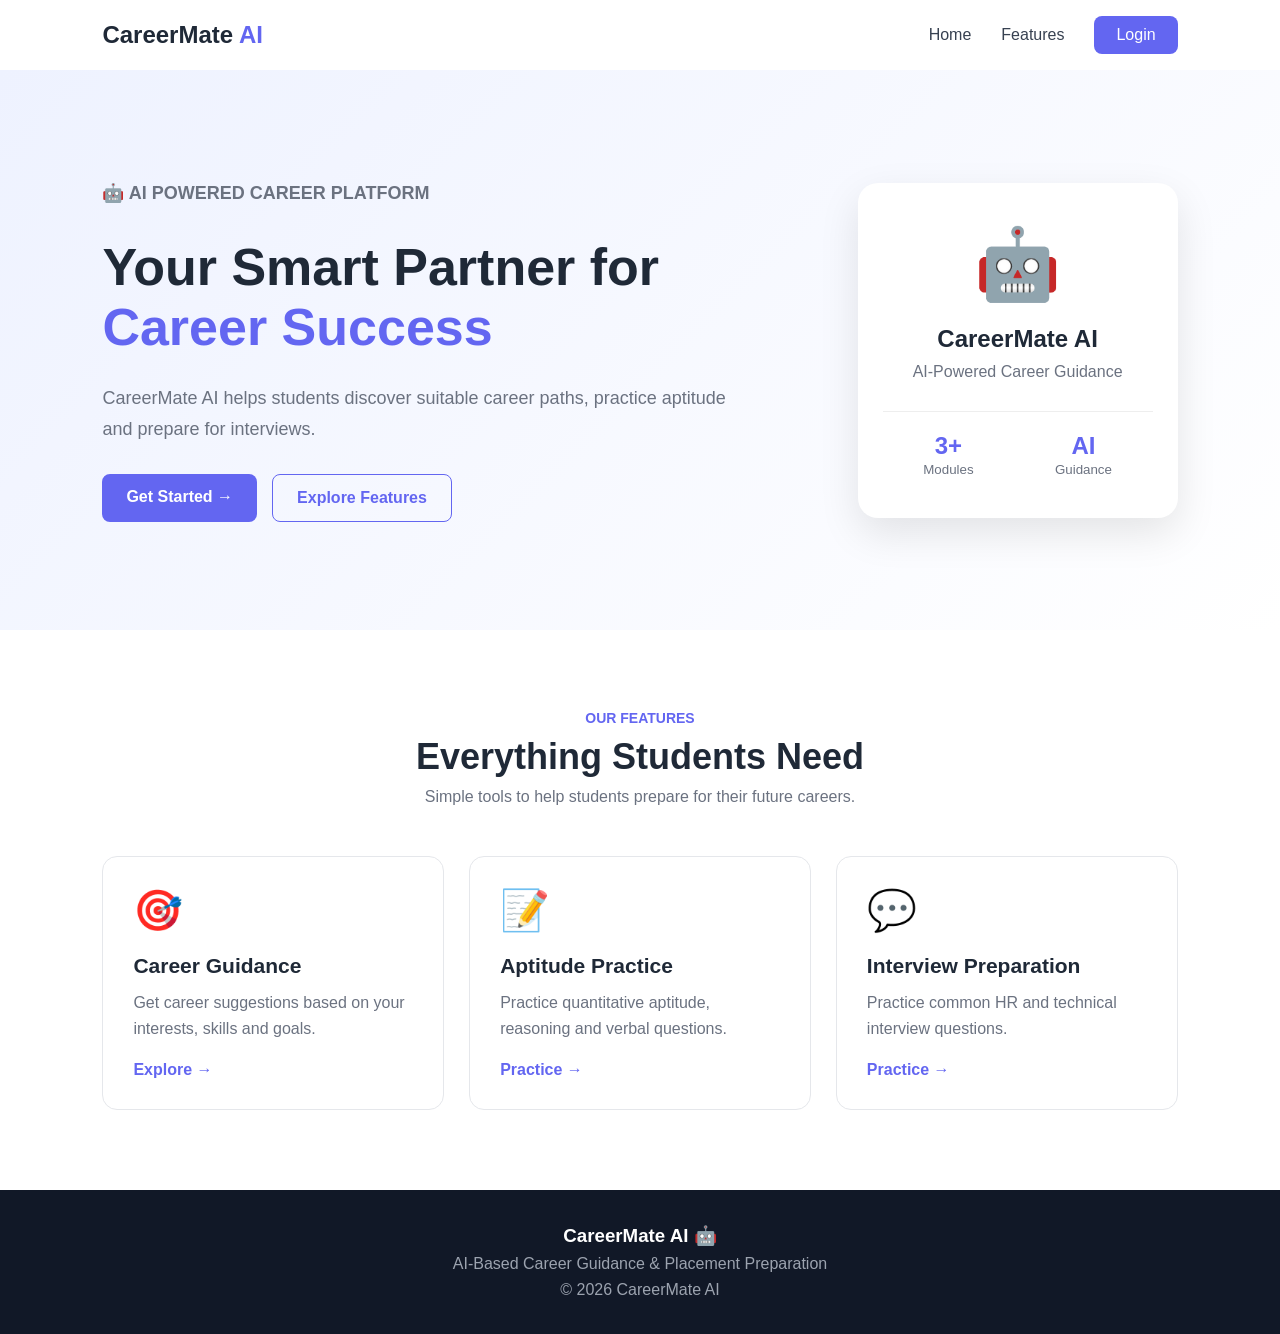
<file: index.html>
<!DOCTYPE html>
<html lang="en">

<head>
    <meta charset="UTF-8">
    <meta name="viewport" content="width=device-width, initial-scale=1.0">

    <title>CareerMate AI</title>

    <link rel="stylesheet" href="css/style.css">
</head>

<body>

    <!-- Navigation Bar -->

    <nav class="navbar">

        <div class="logo">
            CareerMate <span>AI</span>
        </div>

        <div class="nav-links">

            <a href="index.html">Home</a>

            <a href="#features">Features</a>

            <a href="login.html" class="login-btn">
                Login
            </a>

        </div>

    </nav>


    <!-- Hero Section -->

    <section class="hero">

        <div class="hero-content">

            <p class="small-title">
                🤖 AI POWERED CAREER PLATFORM
            </p>

            <h1>
                Your Smart Partner for
                <span>Career Success</span>
            </h1>

            <p>
                CareerMate AI helps students discover
                suitable career paths, practice aptitude
                and prepare for interviews.
            </p>

            <div class="hero-buttons">

                <a href="login.html" class="primary-btn">
                    Get Started →
                </a>

                <a href="#features" class="secondary-btn">
                    Explore Features
                </a>

            </div>

        </div>


        <!-- Right Side Card -->

        <div class="hero-card">

            <div class="robot">
                🤖
            </div>

            <h2>
                CareerMate AI
            </h2>

            <p>
                AI-Powered Career Guidance
            </p>

            <div class="stats">

                <div>
                    <strong>3+</strong>
                    <small>Modules</small>
                </div>

                <div>
                    <strong>AI</strong>
                    <small>Guidance</small>
                </div>

            </div>

        </div>

    </section>


    <!-- Features Section -->

    <section id="features" class="features">

        <div class="section-title">

            <p>
                OUR FEATURES
            </p>

            <h2>
                Everything Students Need
            </h2>

            <span>
                Simple tools to help students prepare
                for their future careers.
            </span>

        </div>


        <div class="feature-container">


            <!-- Career Guidance -->

            <div class="feature-card">

                <div class="feature-icon">
                    🎯
                </div>

                <h3>
                    Career Guidance
                </h3>

                <p>
                    Get career suggestions based on
                    your interests, skills and goals.
                </p>

                <a href="career.html">
                    Explore →
                </a>

            </div>


            <!-- Aptitude -->

            <div class="feature-card">

                <div class="feature-icon">
                    📝
                </div>

                <h3>
                    Aptitude Practice
                </h3>

                <p>
                    Practice quantitative aptitude,
                    reasoning and verbal questions.
                </p>

                <a href="aptitude.html">
                    Practice →
                </a>

            </div>


            <!-- Interview -->

            <div class="feature-card">

                <div class="feature-icon">
                    💬
                </div>

                <h3>
                    Interview Preparation
                </h3>

                <p>
                    Practice common HR and technical
                    interview questions.
                </p>

                <a href="interview.html">
                    Practice →
                </a>

            </div>


        </div>

    </section>


    <!-- Footer -->

    <footer>

        <h3>
            CareerMate AI 🤖
        </h3>

        <p>
            AI-Based Career Guidance & Placement Preparation
        </p>

        <p>
            © 2026 CareerMate AI
        </p>

    </footer>


</body>

</html>
</file>
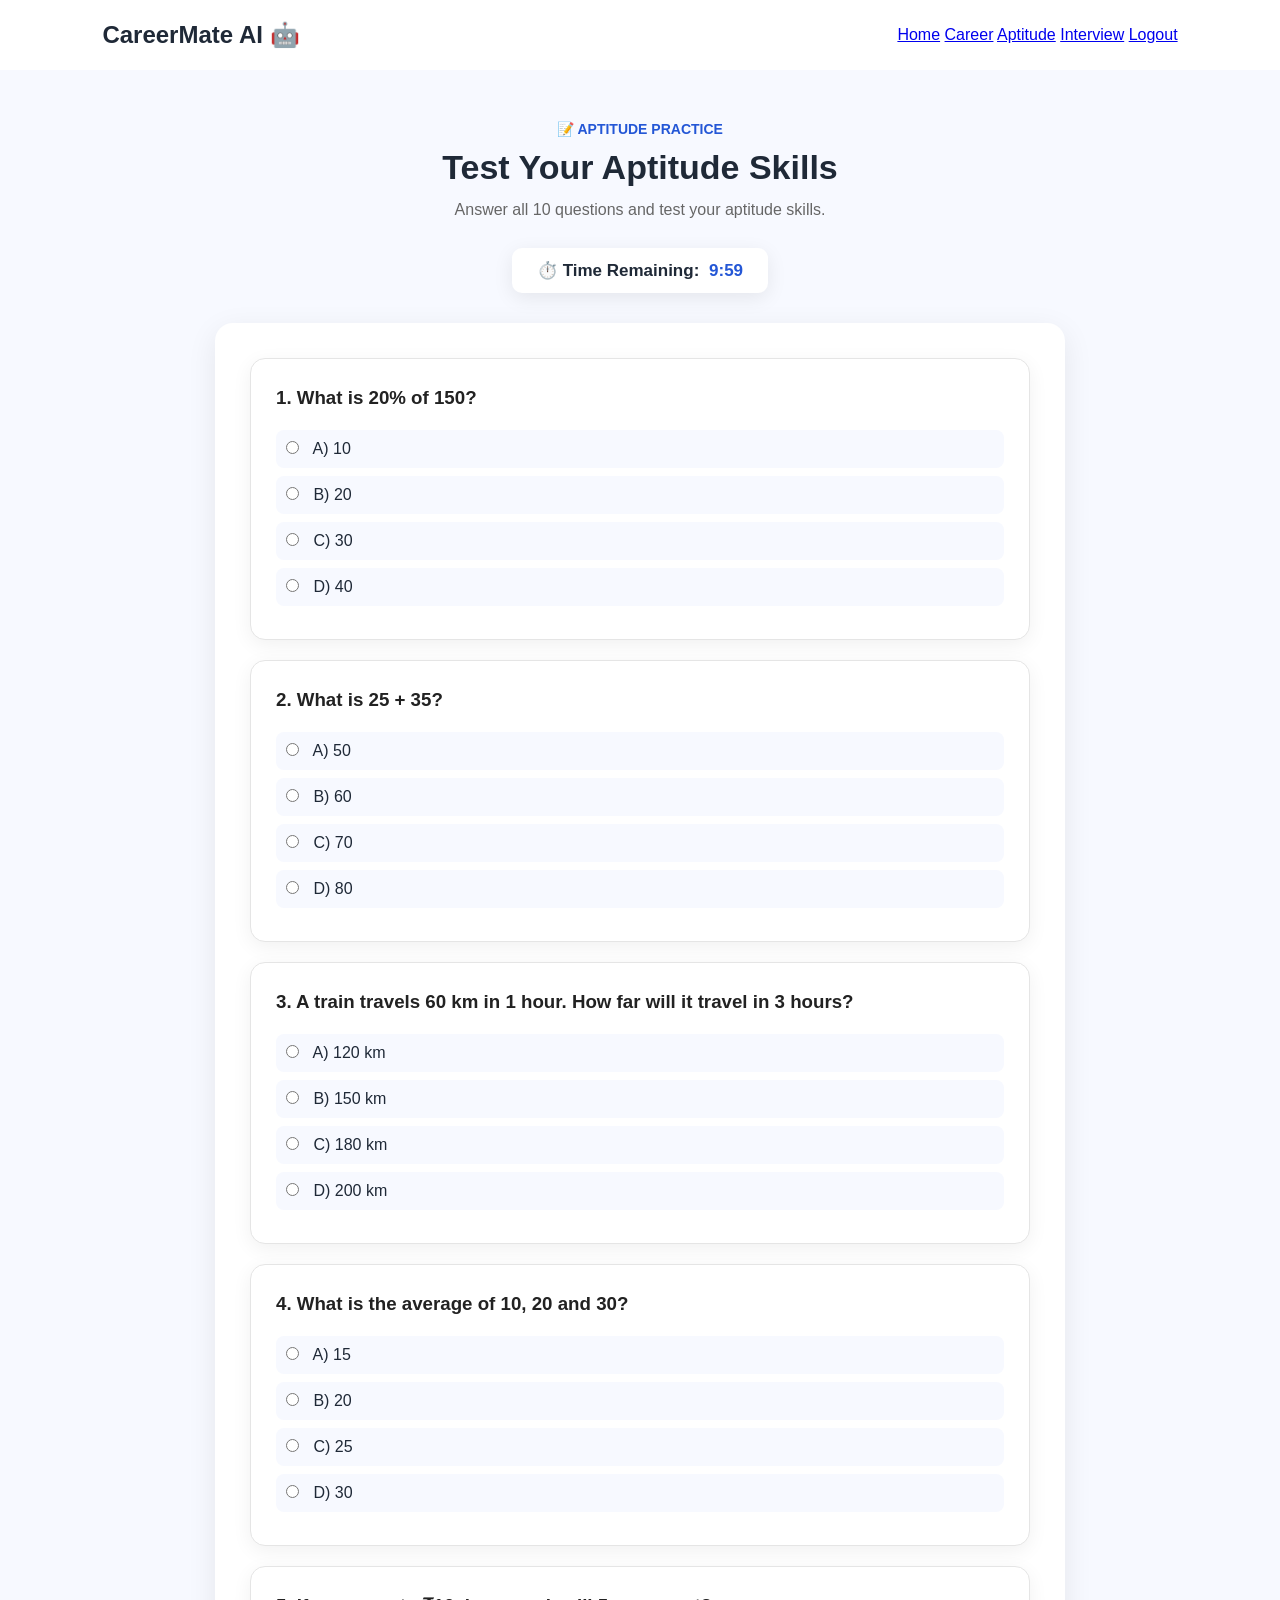
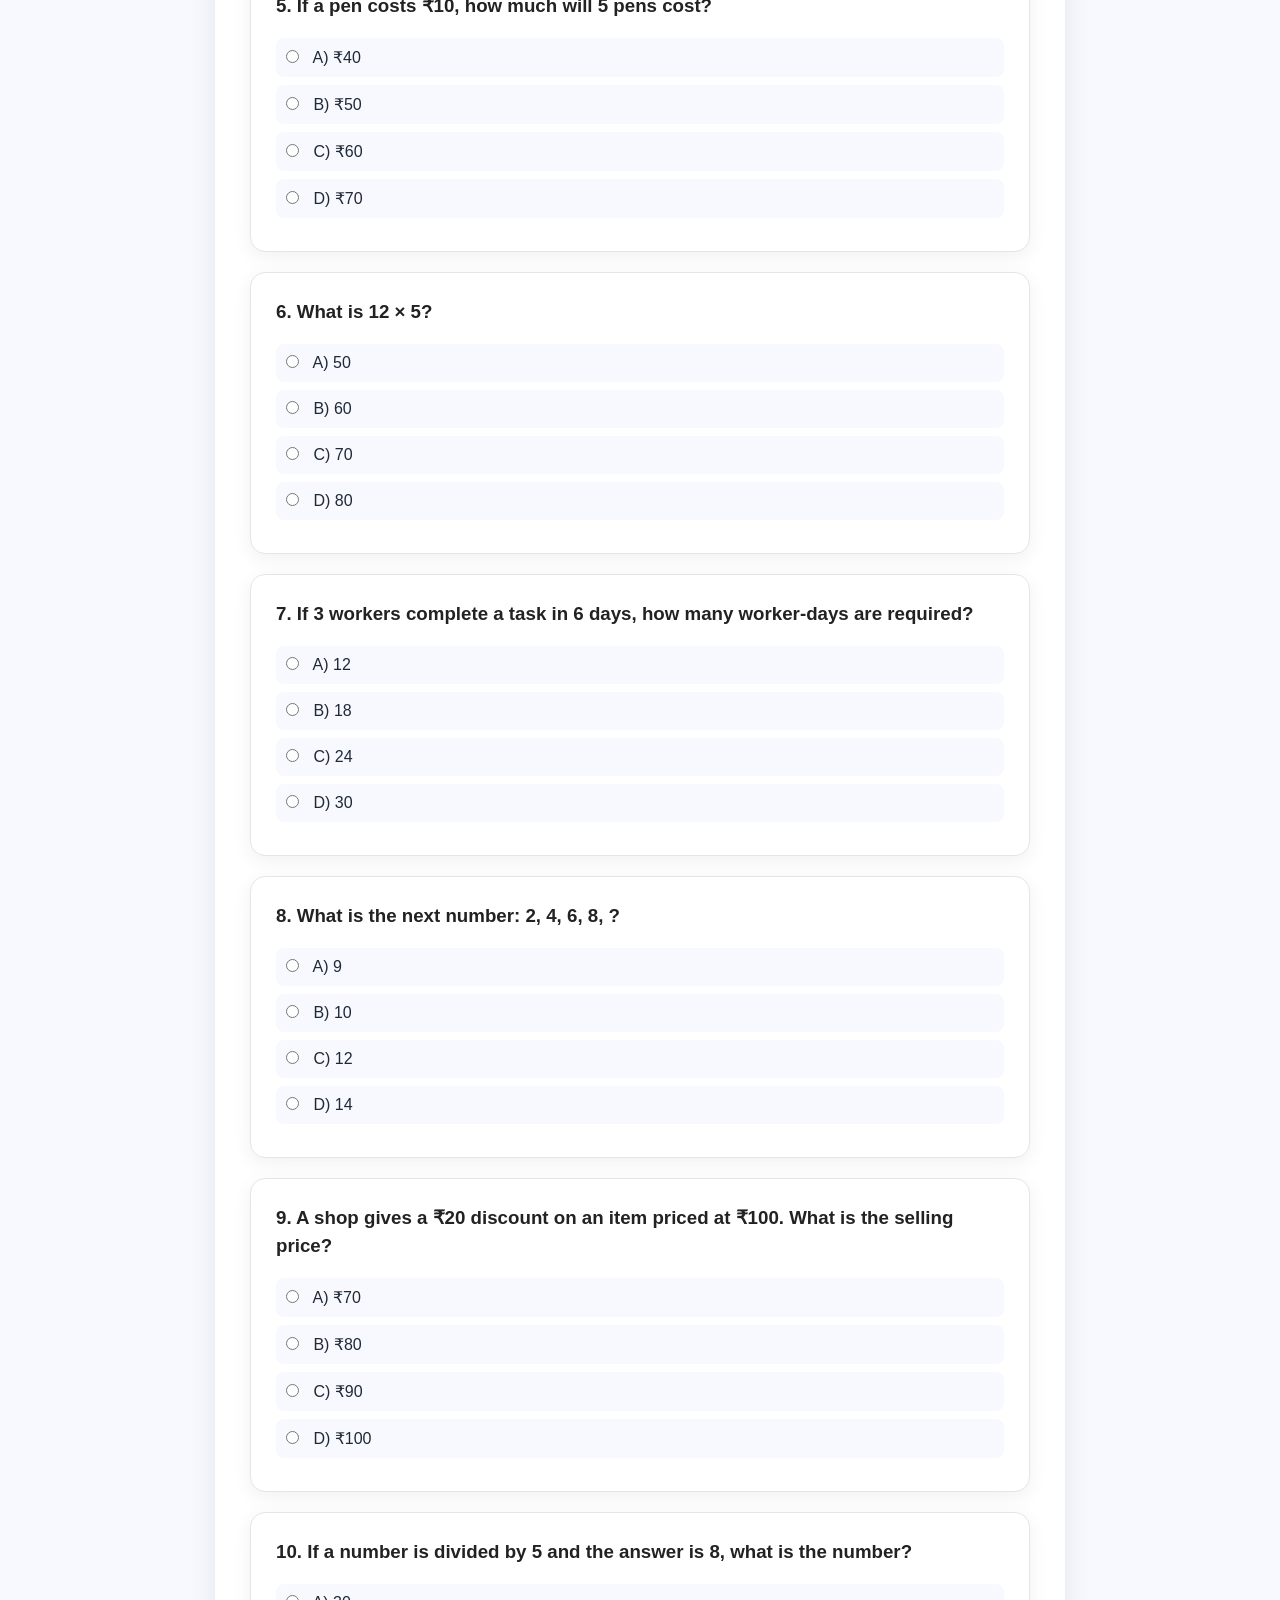
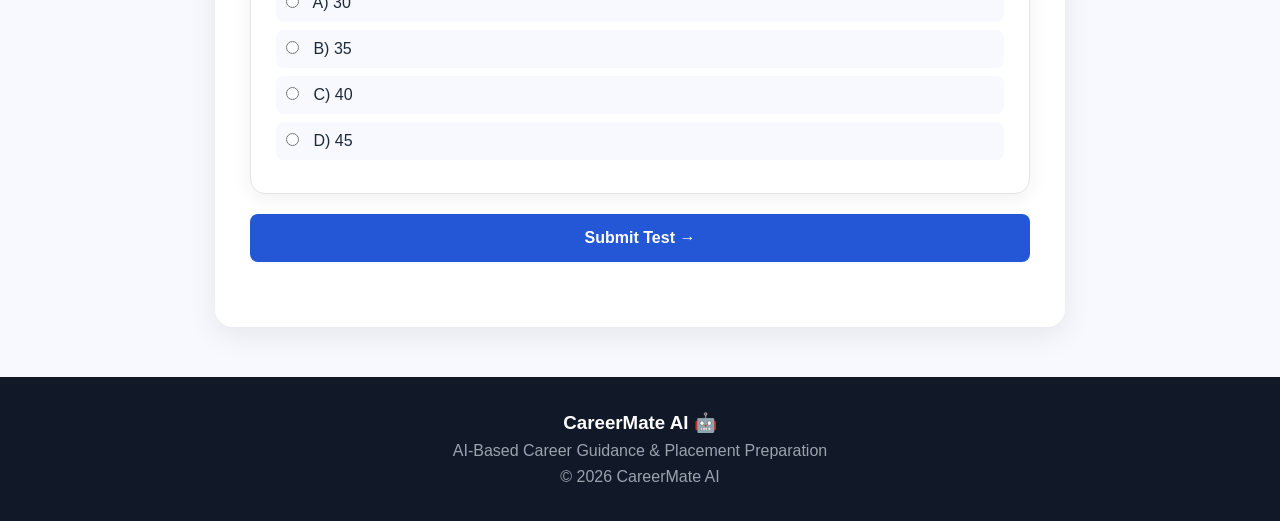
<file: aptitude.html>
<!DOCTYPE html>
<html lang="en">

<head>

    <meta charset="UTF-8">

    <meta name="viewport" content="width=device-width, initial-scale=1.0">

    <title>Aptitude Practice - CareerMate AI</title>

    <link rel="stylesheet" href="css/style.css">

    <style>

        .aptitude-page {
            min-height: 80vh;
            padding: 50px 8%;
            background: #f7f9ff;
        }

        .page-heading {
            text-align: center;
            margin-bottom: 25px;
        }

        .page-heading span {
            color: #2457d6;
            font-weight: bold;
            font-size: 14px;
        }

        .page-heading h1 {
            font-size: 34px;
            margin: 10px 0;
        }

        .page-heading p {
            color: #666;
        }

        .timer {
            width: fit-content;
            margin: 20px auto 30px;
            padding: 12px 25px;
            background: white;
            border-radius: 10px;
            box-shadow: 0 5px 20px rgba(0,0,0,0.08);
            font-weight: bold;
        }

        #timer {
            color: #2457d6;
            margin-left: 5px;
        }

        .aptitude-card {
            max-width: 850px;
            margin: auto;
        }

        .question {
            background: white;
            padding: 25px;
            margin-bottom: 20px;
            border-radius: 15px;
            box-shadow: 0 5px 20px rgba(0,0,0,0.06);
        }

        .question h3 {
            margin-bottom: 18px;
        }

        .question label {
            display: block;
            padding: 10px;
            cursor: pointer;
        }

        .question input {
            margin-right: 10px;
        }

        .submit-btn {
            display: block;
            width: 100%;
            padding: 14px;
            border: none;
            border-radius: 8px;
            background: #2457d6;
            color: white;
            font-size: 16px;
            font-weight: bold;
            cursor: pointer;
            margin-top: 25px;
        }

        .submit-btn:hover {
            background: #1743ad;
        }

        .aptitude-result {
            background: white;
            margin-top: 30px;
            padding: 30px;
            text-align: center;
            border-radius: 15px;
            box-shadow: 0 5px 20px rgba(0,0,0,0.08);
        }

        .aptitude-result h1 {
            font-size: 42px;
            color: #2457d6;
        }

    </style>

</head>


<body>


    <!-- NAVBAR -->

    <header class="navbar">

        <div class="logo">
            CareerMate AI 🤖
        </div>

        <nav>

            <a href="dashboard.html">Home</a>

            <a href="career.html">Career</a>

            <a href="aptitude.html">Aptitude</a>

            <a href="interview.html">Interview</a>

            <a href="login.html" class="nav-btn">Logout</a>

        </nav>

    </header>



    <!-- APTITUDE PAGE -->

    <section class="aptitude-page">


        <div class="page-heading">

            <span>📝 APTITUDE PRACTICE</span>

            <h1>Test Your Aptitude Skills</h1>

            <p>
                Answer all 10 questions and test your aptitude skills.
            </p>

        </div>



        <!-- TIMER -->

        <div class="timer">

            ⏱️ Time Remaining:

            <span id="timer">
                10:00
            </span>

        </div>



        <div class="aptitude-card">


            <!-- QUESTION 1 -->

            <div class="question">

                <h3>
                    1. What is 20% of 150?
                </h3>

                <label>
                    <input type="radio" name="q1" value="10">
                    A) 10
                </label>

                <label>
                    <input type="radio" name="q1" value="20">
                    B) 20
                </label>

                <label>
                    <input type="radio" name="q1" value="30">
                    C) 30
                </label>

                <label>
                    <input type="radio" name="q1" value="40">
                    D) 40
                </label>

            </div>



            <!-- QUESTION 2 -->

            <div class="question">

                <h3>
                    2. What is 25 + 35?
                </h3>

                <label>
                    <input type="radio" name="q2" value="50">
                    A) 50
                </label>

                <label>
                    <input type="radio" name="q2" value="60">
                    B) 60
                </label>

                <label>
                    <input type="radio" name="q2" value="70">
                    C) 70
                </label>

                <label>
                    <input type="radio" name="q2" value="80">
                    D) 80
                </label>

            </div>



            <!-- QUESTION 3 -->

            <div class="question">

                <h3>
                    3. A train travels 60 km in 1 hour.
                    How far will it travel in 3 hours?
                </h3>

                <label>
                    <input type="radio" name="q3" value="120">
                    A) 120 km
                </label>

                <label>
                    <input type="radio" name="q3" value="150">
                    B) 150 km
                </label>

                <label>
                    <input type="radio" name="q3" value="180">
                    C) 180 km
                </label>

                <label>
                    <input type="radio" name="q3" value="200">
                    D) 200 km
                </label>

            </div>



            <!-- QUESTION 4 -->

            <div class="question">

                <h3>
                    4. What is the average of 10, 20 and 30?
                </h3>

                <label>
                    <input type="radio" name="q4" value="15">
                    A) 15
                </label>

                <label>
                    <input type="radio" name="q4" value="20">
                    B) 20
                </label>

                <label>
                    <input type="radio" name="q4" value="25">
                    C) 25
                </label>

                <label>
                    <input type="radio" name="q4" value="30">
                    D) 30
                </label>

            </div>



            <!-- QUESTION 5 -->

            <div class="question">

                <h3>
                    5. If a pen costs ₹10, how much will 5 pens cost?
                </h3>

                <label>
                    <input type="radio" name="q5" value="40">
                    A) ₹40
                </label>

                <label>
                    <input type="radio" name="q5" value="50">
                    B) ₹50
                </label>

                <label>
                    <input type="radio" name="q5" value="60">
                    C) ₹60
                </label>

                <label>
                    <input type="radio" name="q5" value="70">
                    D) ₹70
                </label>

            </div>



            <!-- QUESTION 6 -->

            <div class="question">

                <h3>
                    6. What is 12 × 5?
                </h3>

                <label>
                    <input type="radio" name="q6" value="50">
                    A) 50
                </label>

                <label>
                    <input type="radio" name="q6" value="60">
                    B) 60
                </label>

                <label>
                    <input type="radio" name="q6" value="70">
                    C) 70
                </label>

                <label>
                    <input type="radio" name="q6" value="80">
                    D) 80
                </label>

            </div>



            <!-- QUESTION 7 -->

            <div class="question">

                <h3>
                    7. If 3 workers complete a task in 6 days,
                    how many worker-days are required?
                </h3>

                <label>
                    <input type="radio" name="q7" value="12">
                    A) 12
                </label>

                <label>
                    <input type="radio" name="q7" value="18">
                    B) 18
                </label>

                <label>
                    <input type="radio" name="q7" value="24">
                    C) 24
                </label>

                <label>
                    <input type="radio" name="q7" value="30">
                    D) 30
                </label>

            </div>



            <!-- QUESTION 8 -->

            <div class="question">

                <h3>
                    8. What is the next number:
                    2, 4, 6, 8, ?
                </h3>

                <label>
                    <input type="radio" name="q8" value="9">
                    A) 9
                </label>

                <label>
                    <input type="radio" name="q8" value="10">
                    B) 10
                </label>

                <label>
                    <input type="radio" name="q8" value="12">
                    C) 12
                </label>

                <label>
                    <input type="radio" name="q8" value="14">
                    D) 14
                </label>

            </div>



            <!-- QUESTION 9 -->

            <div class="question">

                <h3>
                    9. A shop gives a ₹20 discount on an item
                    priced at ₹100. What is the selling price?
                </h3>

                <label>
                    <input type="radio" name="q9" value="70">
                    A) ₹70
                </label>

                <label>
                    <input type="radio" name="q9" value="80">
                    B) ₹80
                </label>

                <label>
                    <input type="radio" name="q9" value="90">
                    C) ₹90
                </label>

                <label>
                    <input type="radio" name="q9" value="100">
                    D) ₹100
                </label>

            </div>



            <!-- QUESTION 10 -->

            <div class="question">

                <h3>
                    10. If a number is divided by 5
                    and the answer is 8, what is the number?
                </h3>

                <label>
                    <input type="radio" name="q10" value="30">
                    A) 30
                </label>

                <label>
                    <input type="radio" name="q10" value="35">
                    B) 35
                </label>

                <label>
                    <input type="radio" name="q10" value="40">
                    C) 40
                </label>

                <label>
                    <input type="radio" name="q10" value="45">
                    D) 45
                </label>

            </div>



            <!-- SUBMIT -->

            <button
                class="submit-btn"
                onclick="submitTest()">

                Submit Test →

            </button>



            <!-- RESULT -->

            <div id="aptitudeResult"></div>


        </div>

    </section>



    <!-- FOOTER -->

    <footer>

        <h3>
            CareerMate AI 🤖
        </h3>

        <p>
            AI-Based Career Guidance & Placement Preparation
        </p>

        <p>
            © 2026 CareerMate AI
        </p>

    </footer>



    <!-- JAVASCRIPT -->

    <script>

        let timeLeft = 10 * 60;

        let testSubmitted = false;


        // TIMER

        const timer = setInterval(function () {

            if (timeLeft <= 0) {

                clearInterval(timer);

                if (!testSubmitted) {

                    submitTest();

                    alert(
                        "⏰ Time is over! Your test has been submitted."
                    );

                }

                return;

            }

            timeLeft--;


            let minutes =
                Math.floor(timeLeft / 60);

            let seconds =
                timeLeft % 60;


            if (seconds < 10) {

                seconds = "0" + seconds;

            }


            document.getElementById("timer").textContent =
                minutes + ":" + seconds;


        }, 1000);



        // SUBMIT TEST

        function submitTest() {

            if (testSubmitted) {

                return;

            }


            testSubmitted = true;

            clearInterval(timer);


            let score = 0;


            // CORRECT ANSWERS

            const answers = {

                q1: "30",

                q2: "60",

                q3: "180",

                q4: "20",

                q5: "50",

                q6: "60",

                q7: "18",

                q8: "10",

                q9: "80",

                q10: "40"

            };


            // CHECK ALL 10 QUESTIONS

            for (let question in answers) {

                const selected =
                    document.querySelector(
                        'input[name="' +
                        question +
                        '"]:checked'
                    );


                if (
                    selected &&
                    selected.value ===
                    answers[question]
                ) {

                    score++;

                }

            }


            // SAVE SCORE

            localStorage.setItem(
                "aptitudeScore",
                score
            );


            // SHOW RESULT

            const result =
                document.getElementById(
                    "aptitudeResult"
                );


            result.innerHTML = `

                <div class="aptitude-result">

                    <h2>
                        🎉 Test Completed!
                    </h2>

                    <p>
                        Your Aptitude Score
                    </p>

                    <h1>
                        ${score} / 10
                    </h1>

                    <p>

                        ${
                            score >= 8
                            ? "Excellent work! 🌟"
                            : score >= 5
                            ? "Good job! Keep practicing 👍"
                            : "Keep practicing and improve 💪"
                        }

                    </p>

                </div>

            `;


            // DISABLE OPTIONS

            const options =
                document.querySelectorAll(
                    'input[type="radio"]'
                );


            options.forEach(function (option) {

                option.disabled = true;

            });

        }

    </script>


</body>

</html>
</file>
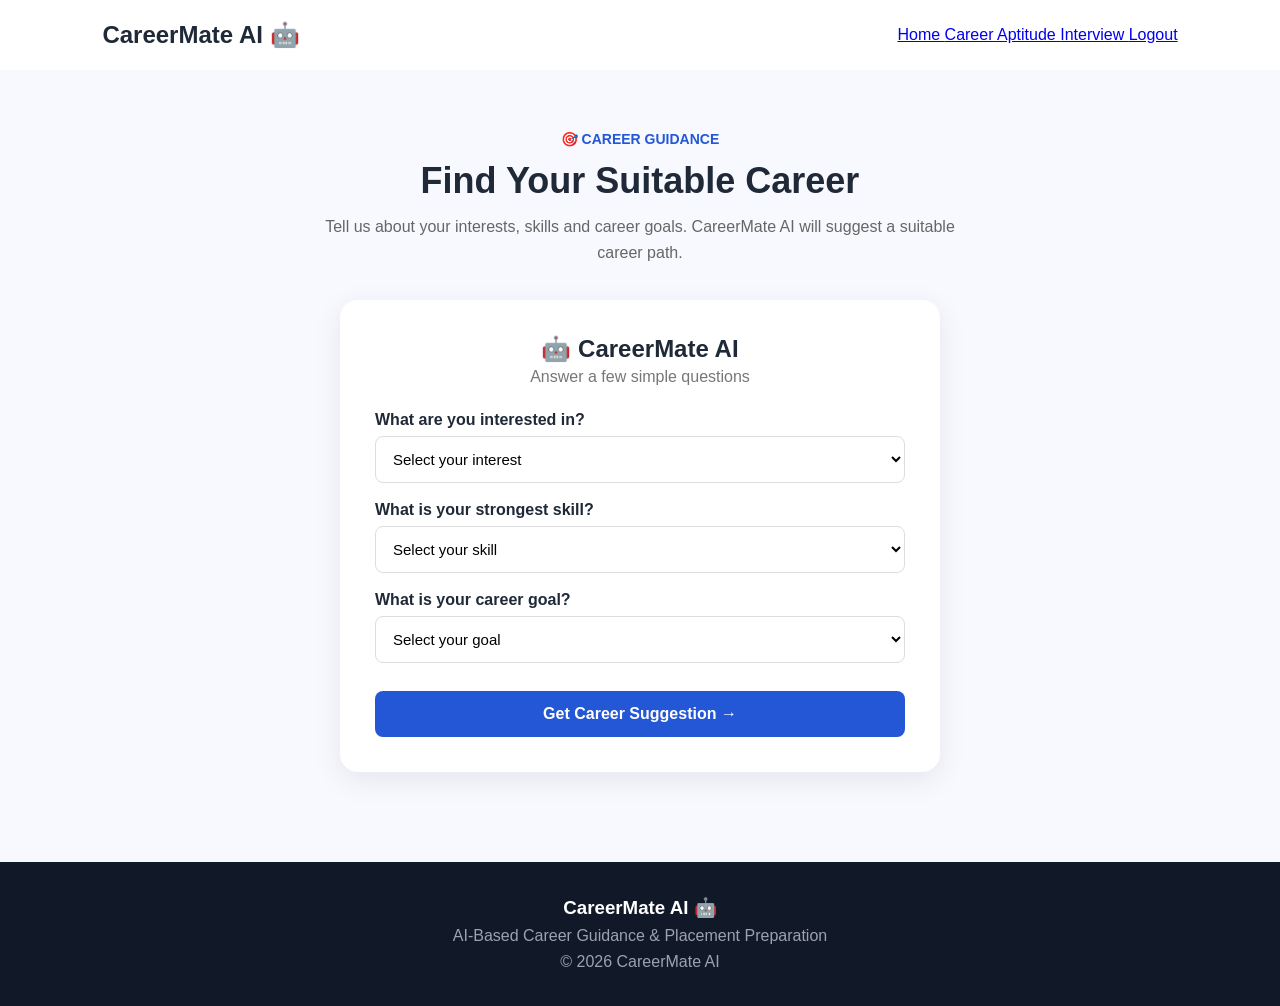
<file: career.html>
<!DOCTYPE html>
<html lang="en">

<head>

    <meta charset="UTF-8">

    <meta name="viewport"
        content="width=device-width, initial-scale=1.0">

    <title>
        Career Guidance - CareerMate AI
    </title>

    <link rel="stylesheet"
        href="css/style.css">

</head>


<body>


    <!-- NAVBAR -->

    <header class="navbar">

        <div class="logo">
            CareerMate AI 🤖
        </div>

        <nav>

            <a href="dashboard.html">
                Home
            </a>

            <a href="career.html">
                Career
            </a>

            <a href="aptitude.html">
                Aptitude
            </a>

            <a href="interview.html">
                Interview
            </a>

            <a href="login.html"
                class="nav-btn">
                Logout
            </a>

        </nav>

    </header>



    <!-- CAREER GUIDANCE -->

    <section class="career-page">


        <div class="page-heading">

            <span>
                🎯 CAREER GUIDANCE
            </span>

            <h1>
                Find Your Suitable Career
            </h1>

            <p>
                Tell us about your interests, skills and
                career goals. CareerMate AI will suggest
                a suitable career path.
            </p>

        </div>



        <!-- CAREER FORM -->

        <div class="career-card">

            <h2>
                🤖 CareerMate AI
            </h2>

            <p class="card-subtitle">
                Answer a few simple questions
            </p>



            <!-- INTEREST -->

            <label for="interest">
                What are you interested in?
            </label>

            <select id="interest">

                <option value="">
                    Select your interest
                </option>

                <option value="coding">
                    Coding & Technology
                </option>

                <option value="design">
                    Design & Creativity
                </option>

                <option value="business">
                    Business & Management
                </option>

                <option value="data">
                    Mathematics & Data
                </option>

            </select>



            <!-- SKILL -->

            <label for="skill">
                What is your strongest skill?
            </label>

            <select id="skill">

                <option value="">
                    Select your skill
                </option>

                <option value="programming">
                    Programming
                </option>

                <option value="communication">
                    Communication
                </option>

                <option value="problem">
                    Problem Solving
                </option>

                <option value="creative">
                    Creativity
                </option>

            </select>



            <!-- GOAL -->

            <label for="goal">
                What is your career goal?
            </label>

            <select id="goal">

                <option value="">
                    Select your goal
                </option>

                <option value="developer">
                    Software Career
                </option>

                <option value="data">
                    Data & Analytics
                </option>

                <option value="design">
                    Creative Career
                </option>

                <option value="management">
                    Management Career
                </option>

            </select>



            <!-- BUTTON -->

            <button onclick="getCareerSuggestion()">

                Get Career Suggestion →

            </button>

        </div>



        <!-- RESULT -->

        <div id="careerResult"
            class="career-result">

        </div>


    </section>



    <!-- FOOTER -->

    <footer>

        <h3>
            CareerMate AI 🤖
        </h3>

        <p>
            AI-Based Career Guidance & Placement Preparation
        </p>

        <p>
            © 2026 CareerMate AI
        </p>

    </footer>



    <!-- JAVASCRIPT -->

    <script>

        function getCareerSuggestion() {


            const interest =
                document.getElementById("interest").value;


            const skill =
                document.getElementById("skill").value;


            const goal =
                document.getElementById("goal").value;


            const result =
                document.getElementById("careerResult");



            /* CHECK ALL OPTIONS */

            if (
                interest === "" ||
                skill === "" ||
                goal === ""
            ) {

                result.innerHTML = `

                    <div class="error-message">

                        ⚠️ Please select all the options.

                    </div>

                `;

                return;

            }



            let career;

            let description;



            /* CAREER RECOMMENDATION */

            if (
                interest === "coding" ||
                skill === "programming"
            ) {

                career =
                    "Software Developer 💻";

                description =
                    "You may enjoy building websites, applications and software systems.";

            }


            else if (
                interest === "data" ||
                goal === "data"
            ) {

                career =
                    "Data Analyst 📊";

                description =
                    "You may enjoy working with data, statistics and finding useful insights.";

            }


            else if (
                interest === "design" ||
                skill === "creative"
            ) {

                career =
                    "UI/UX Designer 🎨";

                description =
                    "You may enjoy creating attractive and user-friendly digital experiences.";

            }


            else if (
                interest === "business" ||
                goal === "management"
            ) {

                career =
                    "Business / Management Professional 📈";

                description =
                    "You may enjoy planning, communication, leadership and business activities.";

            }


            else {

                career =
                    "Software Developer 💻";

                description =
                    "Software development can be a good career option based on your selected interests.";

            }



            /* SAVE CAREER TO BROWSER */

            localStorage.setItem(
                "careerRecommendation",
                career
            );


            localStorage.setItem(
                "careerDescription",
                description
            );



            /* SHOW RESULT */

            result.innerHTML = `

                <div class="result-card">

                    <span>
                        🤖 CAREERMATE AI RECOMMENDATION
                    </span>

                    <h2>
                        ${career}
                    </h2>

                    <p>
                        ${description}
                    </p>

                    <div class="recommendation">

                        ✅ Recommended based on your
                        interests and skills.

                    </div>

                </div>

            `;

        }

    </script>


</body>

</html>
</file>
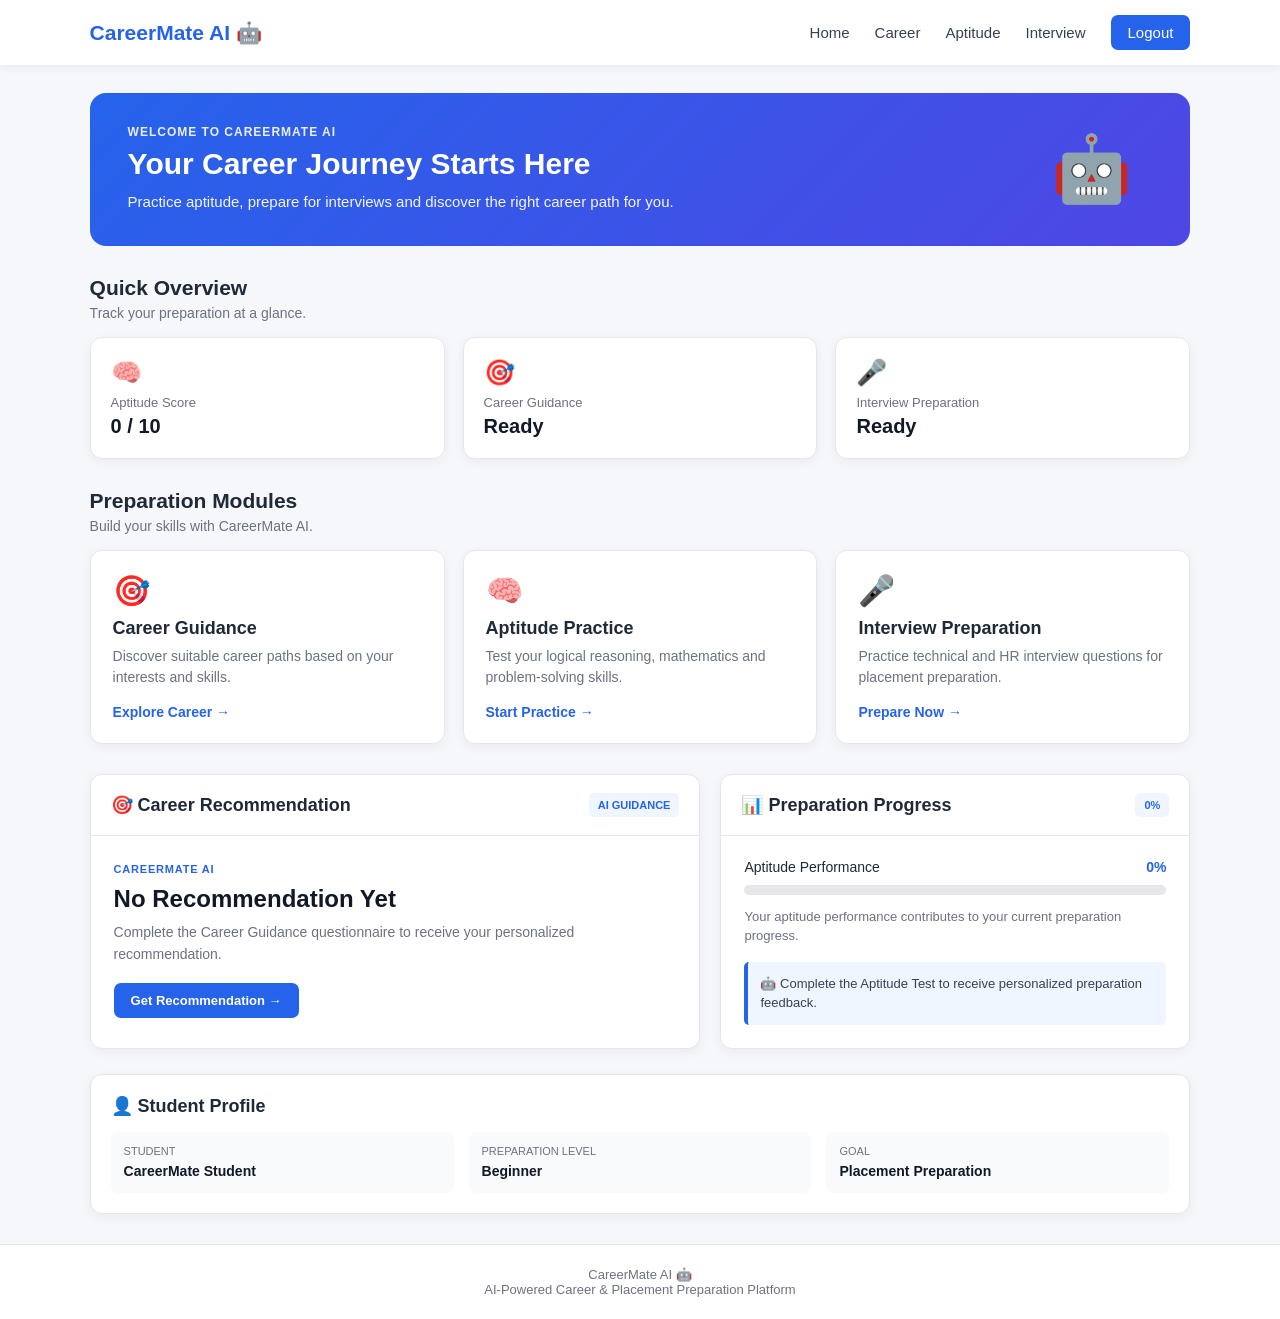
<file: dashboard.html>
<!DOCTYPE html>
<html lang="en">
<head>
    <meta charset="UTF-8">
    <meta name="viewport" content="width=device-width, initial-scale=1.0">

    <title>CareerMate AI - Dashboard</title>

    <style>

        * {
            margin: 0;
            padding: 0;
            box-sizing: border-box;
        }

        body {
            font-family: Arial, sans-serif;
            background: #f5f7fb;
            color: #1f2937;
        }

        /* NAVBAR */

        .navbar {
            height: 65px;
            background: white;
            display: flex;
            align-items: center;
            justify-content: space-between;
            padding: 0 7%;
            box-shadow: 0 2px 10px rgba(0,0,0,0.06);
        }

        .logo {
            font-size: 21px;
            font-weight: bold;
            color: #2563eb;
        }

        .navbar nav {
            display: flex;
            align-items: center;
            gap: 25px;
        }

        .navbar nav a {
            text-decoration: none;
            color: #374151;
            font-size: 15px;
            font-weight: 500;
        }

        .navbar nav a:hover {
            color: #2563eb;
        }

        .nav-btn {
            background: #2563eb;
            color: white !important;
            padding: 9px 17px;
            border-radius: 7px;
        }

        /* MAIN CONTAINER */

        .container {
            width: 86%;
            max-width: 1200px;
            margin: 28px auto;
        }

        /* HERO */

        .hero {
            background: linear-gradient(135deg, #2563eb, #4f46e5);
            border-radius: 16px;
            padding: 32px 38px;
            display: flex;
            justify-content: space-between;
            align-items: center;
            color: white;
            margin-bottom: 30px;
        }

        .hero-label {
            font-size: 12px;
            font-weight: bold;
            letter-spacing: 1px;
            margin-bottom: 8px;
            opacity: 0.9;
        }

        .hero h1 {
            font-size: 30px;
            margin-bottom: 10px;
        }

        .hero p {
            font-size: 15px;
            opacity: 0.95;
            max-width: 650px;
            line-height: 1.5;
        }

        .hero-icon {
            font-size: 65px;
            margin-right: 20px;
        }

        /* SECTION HEADING */

        .section-heading {
            margin-bottom: 16px;
        }

        .section-heading h2 {
            font-size: 21px;
            margin-bottom: 5px;
        }

        .section-heading p {
            color: #6b7280;
            font-size: 14px;
        }

        /* STAT CARDS */

        .stats {
            display: grid;
            grid-template-columns: repeat(3, 1fr);
            gap: 18px;
            margin-bottom: 30px;
        }

        .stat-card {
            background: white;
            border-radius: 12px;
            padding: 20px;
            box-shadow: 0 3px 12px rgba(0,0,0,0.05);
            border: 1px solid #e5e7eb;
        }

        .stat-icon {
            font-size: 25px;
            margin-bottom: 8px;
        }

        .stat-title {
            font-size: 13px;
            color: #6b7280;
            margin-bottom: 5px;
        }

        .stat-value {
            font-size: 20px;
            font-weight: bold;
            color: #111827;
        }

        /* FEATURE CARDS */

        .features {
            display: grid;
            grid-template-columns: repeat(3, 1fr);
            gap: 18px;
            margin-bottom: 30px;
        }

        .feature-card {
            background: white;
            border-radius: 12px;
            padding: 22px;
            border: 1px solid #e5e7eb;
            box-shadow: 0 3px 12px rgba(0,0,0,0.05);
        }

        .feature-icon {
            font-size: 30px;
            margin-bottom: 10px;
        }

        .feature-card h3 {
            font-size: 18px;
            margin-bottom: 7px;
        }

        .feature-card p {
            font-size: 14px;
            color: #6b7280;
            line-height: 1.5;
            margin-bottom: 15px;
        }

        .feature-card a {
            text-decoration: none;
            color: #2563eb;
            font-size: 14px;
            font-weight: bold;
        }

        /* DASHBOARD GRID */

        .dashboard-grid {
            display: grid;
            grid-template-columns: 1.3fr 1fr;
            gap: 20px;
            margin-bottom: 25px;
        }

        .panel {
            background: white;
            border-radius: 12px;
            border: 1px solid #e5e7eb;
            box-shadow: 0 3px 12px rgba(0,0,0,0.05);
            overflow: hidden;
        }

        .panel-header {
            display: flex;
            justify-content: space-between;
            align-items: center;
            padding: 18px 20px;
            border-bottom: 1px solid #e5e7eb;
        }

        .panel-header h2 {
            font-size: 18px;
        }

        .panel-header span {
            background: #eff6ff;
            color: #2563eb;
            font-size: 11px;
            font-weight: bold;
            padding: 6px 9px;
            border-radius: 5px;
        }

        /* CAREER RESULT */

        .career-result {
            padding: 23px;
        }

        .career-result small {
            color: #2563eb;
            font-size: 11px;
            font-weight: bold;
            letter-spacing: 0.8px;
        }

        .career-result h2 {
            font-size: 24px;
            margin: 8px 0;
            color: #111827;
        }

        .career-result p {
            font-size: 14px;
            color: #6b7280;
            line-height: 1.6;
            margin-bottom: 18px;
        }

        .career-button {
            display: inline-block;
            background: #2563eb;
            color: white;
            text-decoration: none;
            padding: 10px 17px;
            border-radius: 7px;
            font-size: 13px;
            font-weight: bold;
        }

        .career-button:hover {
            background: #1d4ed8;
        }

        /* PROGRESS */

        .progress-content {
            padding: 23px;
        }

        .progress-info {
            display: flex;
            justify-content: space-between;
            margin-bottom: 10px;
            font-size: 14px;
        }

        .progress-info strong {
            color: #2563eb;
        }

        .progress-bar {
            width: 100%;
            height: 10px;
            background: #e5e7eb;
            border-radius: 10px;
            overflow: hidden;
            margin-bottom: 12px;
        }

        .progress-fill {
            height: 100%;
            width: 0%;
            background: #2563eb;
            border-radius: 10px;
            transition: width 0.5s ease;
        }

        .progress-note {
            font-size: 13px;
            color: #6b7280;
            line-height: 1.5;
            margin-bottom: 16px;
        }

        .ai-box {
            background: #eff6ff;
            border-left: 4px solid #2563eb;
            padding: 12px;
            font-size: 13px;
            color: #374151;
            line-height: 1.5;
            border-radius: 5px;
        }

        /* PROFILE */

        .profile {
            background: white;
            border: 1px solid #e5e7eb;
            border-radius: 12px;
            padding: 20px;
            margin-bottom: 30px;
            box-shadow: 0 3px 12px rgba(0,0,0,0.05);
        }

        .profile-title {
            font-size: 18px;
            font-weight: bold;
            margin-bottom: 15px;
        }

        .profile-info {
            display: grid;
            grid-template-columns: repeat(3, 1fr);
            gap: 15px;
        }

        .profile-item {
            background: #f8fafc;
            padding: 13px;
            border-radius: 7px;
        }

        .profile-item span {
            display: block;
            font-size: 11px;
            color: #6b7280;
            margin-bottom: 5px;
        }

        .profile-item strong {
            font-size: 14px;
            color: #111827;
        }

        /* FOOTER */

        footer {
            text-align: center;
            padding: 22px;
            background: white;
            border-top: 1px solid #e5e7eb;
            color: #6b7280;
            font-size: 13px;
            margin-top: 20px;
        }

        /* MOBILE */

        @media (max-width: 800px) {

            .navbar {
                padding: 0 4%;
            }

            .navbar nav {
                gap: 10px;
            }

            .navbar nav a {
                font-size: 12px;
            }

            .container {
                width: 92%;
            }

            .hero {
                padding: 25px;
            }

            .hero h1 {
                font-size: 25px;
            }

            .hero-icon {
                display: none;
            }

            .stats,
            .features,
            .dashboard-grid,
            .profile-info {
                grid-template-columns: 1fr;
            }
        }

    </style>
</head>

<body>

    <!-- NAVBAR -->

    <header class="navbar">

        <div class="logo">
            CareerMate AI 🤖
        </div>

        <nav>

            <a href="dashboard.html">Home</a>

            <a href="career.html">Career</a>

            <a href="aptitude.html">Aptitude</a>

            <a href="interview.html">Interview</a>

            <a href="login.html" class="nav-btn">Logout</a>

        </nav>

    </header>


    <!-- MAIN -->

    <main class="container">

        <!-- HERO -->

        <section class="hero">

            <div class="hero-text">

                <div class="hero-label">
                    WELCOME TO CAREERMATE AI
                </div>

                <h1>
                    Your Career Journey Starts Here
                </h1>

                <p>
                    Practice aptitude, prepare for interviews
                    and discover the right career path for you.
                </p>

            </div>

            <div class="hero-icon">
                🤖
            </div>

        </section>


        <!-- QUICK OVERVIEW -->

        <div class="section-heading">

            <h2>
                Quick Overview
            </h2>

            <p>
                Track your preparation at a glance.
            </p>

        </div>


        <div class="stats">

            <!-- APTITUDE -->

            <div class="stat-card">

                <div class="stat-icon">
                    🧠
                </div>

                <div class="stat-title">
                    Aptitude Score
                </div>

                <div class="stat-value" id="aptitudeScore">
                    0 / 10
                </div>

            </div>


            <!-- CAREER -->

            <div class="stat-card">

                <div class="stat-icon">
                    🎯
                </div>

                <div class="stat-title">
                    Career Guidance
                </div>

                <div class="stat-value">
                    Ready
                </div>

            </div>


            <!-- INTERVIEW -->

            <div class="stat-card">

                <div class="stat-icon">
                    🎤
                </div>

                <div class="stat-title">
                    Interview Preparation
                </div>

                <div class="stat-value">
                    Ready
                </div>

            </div>

        </div>


        <!-- PREPARATION MODULES -->

        <div class="section-heading">

            <h2>
                Preparation Modules
            </h2>

            <p>
                Build your skills with CareerMate AI.
            </p>

        </div>


        <div class="features">

            <!-- CAREER -->

            <div class="feature-card">

                <div class="feature-icon">
                    🎯
                </div>

                <h3>
                    Career Guidance
                </h3>

                <p>
                    Discover suitable career paths
                    based on your interests and skills.
                </p>

                <a href="career.html">
                    Explore Career →
                </a>

            </div>


            <!-- APTITUDE -->

            <div class="feature-card">

                <div class="feature-icon">
                    🧠
                </div>

                <h3>
                    Aptitude Practice
                </h3>

                <p>
                    Test your logical reasoning,
                    mathematics and problem-solving skills.
                </p>

                <a href="aptitude.html">
                    Start Practice →
                </a>

            </div>


            <!-- INTERVIEW -->

            <div class="feature-card">

                <div class="feature-icon">
                    🎤
                </div>

                <h3>
                    Interview Preparation
                </h3>

                <p>
                    Practice technical and HR interview
                    questions for placement preparation.
                </p>

                <a href="interview.html">
                    Prepare Now →
                </a>

            </div>

        </div>


        <!-- DASHBOARD GRID -->

        <div class="dashboard-grid">


            <!-- CAREER RECOMMENDATION -->

            <div class="panel">

                <div class="panel-header">

                    <h2>
                        🎯 Career Recommendation
                    </h2>

                    <span>
                        AI GUIDANCE
                    </span>

                </div>


                <div class="career-result">

                    <small>
                        CAREERMATE AI
                    </small>

                    <h2 id="careerName">
                        No Recommendation Yet
                    </h2>

                    <p id="careerDescription">
                        Complete the Career Guidance questionnaire
                        to receive your personalized recommendation.
                    </p>

                    <a href="career.html" class="career-button">
                        Get Recommendation →
                    </a>

                </div>

            </div>


            <!-- PROGRESS -->

            <div class="panel">

                <div class="panel-header">

                    <h2>
                        📊 Preparation Progress
                    </h2>

                    <span id="progressText">
                        0%
                    </span>

                </div>


                <div class="progress-content">

                    <div class="progress-info">

                        <span>
                            Aptitude Performance
                        </span>

                        <strong id="progressPercent">
                            0%
                        </strong>

                    </div>


                    <div class="progress-bar">

                        <div
                            class="progress-fill"
                            id="progressFill">
                        </div>

                    </div>


                    <p class="progress-note">

                        Your aptitude performance contributes
                        to your current preparation progress.

                    </p>


                    <div class="ai-box" id="aiMessage">

                        🤖 Complete the Aptitude Test to receive
                        personalized preparation feedback.

                    </div>

                </div>

            </div>

        </div>


        <!-- STUDENT PROFILE -->

        <div class="profile">

            <div class="profile-title">
                👤 Student Profile
            </div>


            <div class="profile-info">

                <div class="profile-item">

                    <span>
                        STUDENT
                    </span>

                    <strong>
                        CareerMate Student
                    </strong>

                </div>


                <div class="profile-item">

                    <span>
                        PREPARATION LEVEL
                    </span>

                    <strong>
                        Beginner
                    </strong>

                </div>


                <div class="profile-item">

                    <span>
                        GOAL
                    </span>

                    <strong>
                        Placement Preparation
                    </strong>

                </div>

            </div>

        </div>

    </main>


    <!-- FOOTER -->

    <footer>

        CareerMate AI 🤖
        <br>

        AI-Powered Career & Placement Preparation Platform

    </footer>


    <!-- JAVASCRIPT -->

    <script>

        /* ============================
           APTITUDE SCORE
        ============================ */

        const savedScore =
            localStorage.getItem("aptitudeScore");


        if (savedScore !== null) {

            const score =
                Number(savedScore);


            document.getElementById("aptitudeScore")
                .textContent = score + " / 10";


            const percentage =
                score * 10;


            document.getElementById("progressFill")
                .style.width = percentage + "%";


            document.getElementById("progressPercent")
                .textContent = percentage + "%";


            document.getElementById("progressText")
                .textContent = percentage + "%";


            const aiMessage =
                document.getElementById("aiMessage");


            if (percentage === 100) {

                aiMessage.innerHTML =
                    "🌟 Excellent! Your aptitude performance is outstanding. Keep preparing for technical and HR interviews.";

            }

            else if (percentage >= 70) {

                aiMessage.innerHTML =
                    "👏 Great job! Your aptitude preparation is strong. Continue practicing regularly.";

            }

            else if (percentage >= 50) {

                aiMessage.innerHTML =
                    "👍 Good start! Practice more questions to strengthen your problem-solving skills.";

            }

            else {

                aiMessage.innerHTML =
                    "📚 Keep practicing! Regular aptitude practice will improve your placement preparation.";

            }

        }


        /* ============================
           CAREER RECOMMENDATION
        ============================ */

        const savedCareer =
            localStorage.getItem("careerRecommendation");


        const savedDescription =
            localStorage.getItem("careerDescription");


        if (savedCareer) {

            document.getElementById("careerName")
                .textContent = savedCareer;


            document.getElementById("careerDescription")
                .textContent =
                savedDescription || "";

        }

    </script>

</body>
</html>
</file>
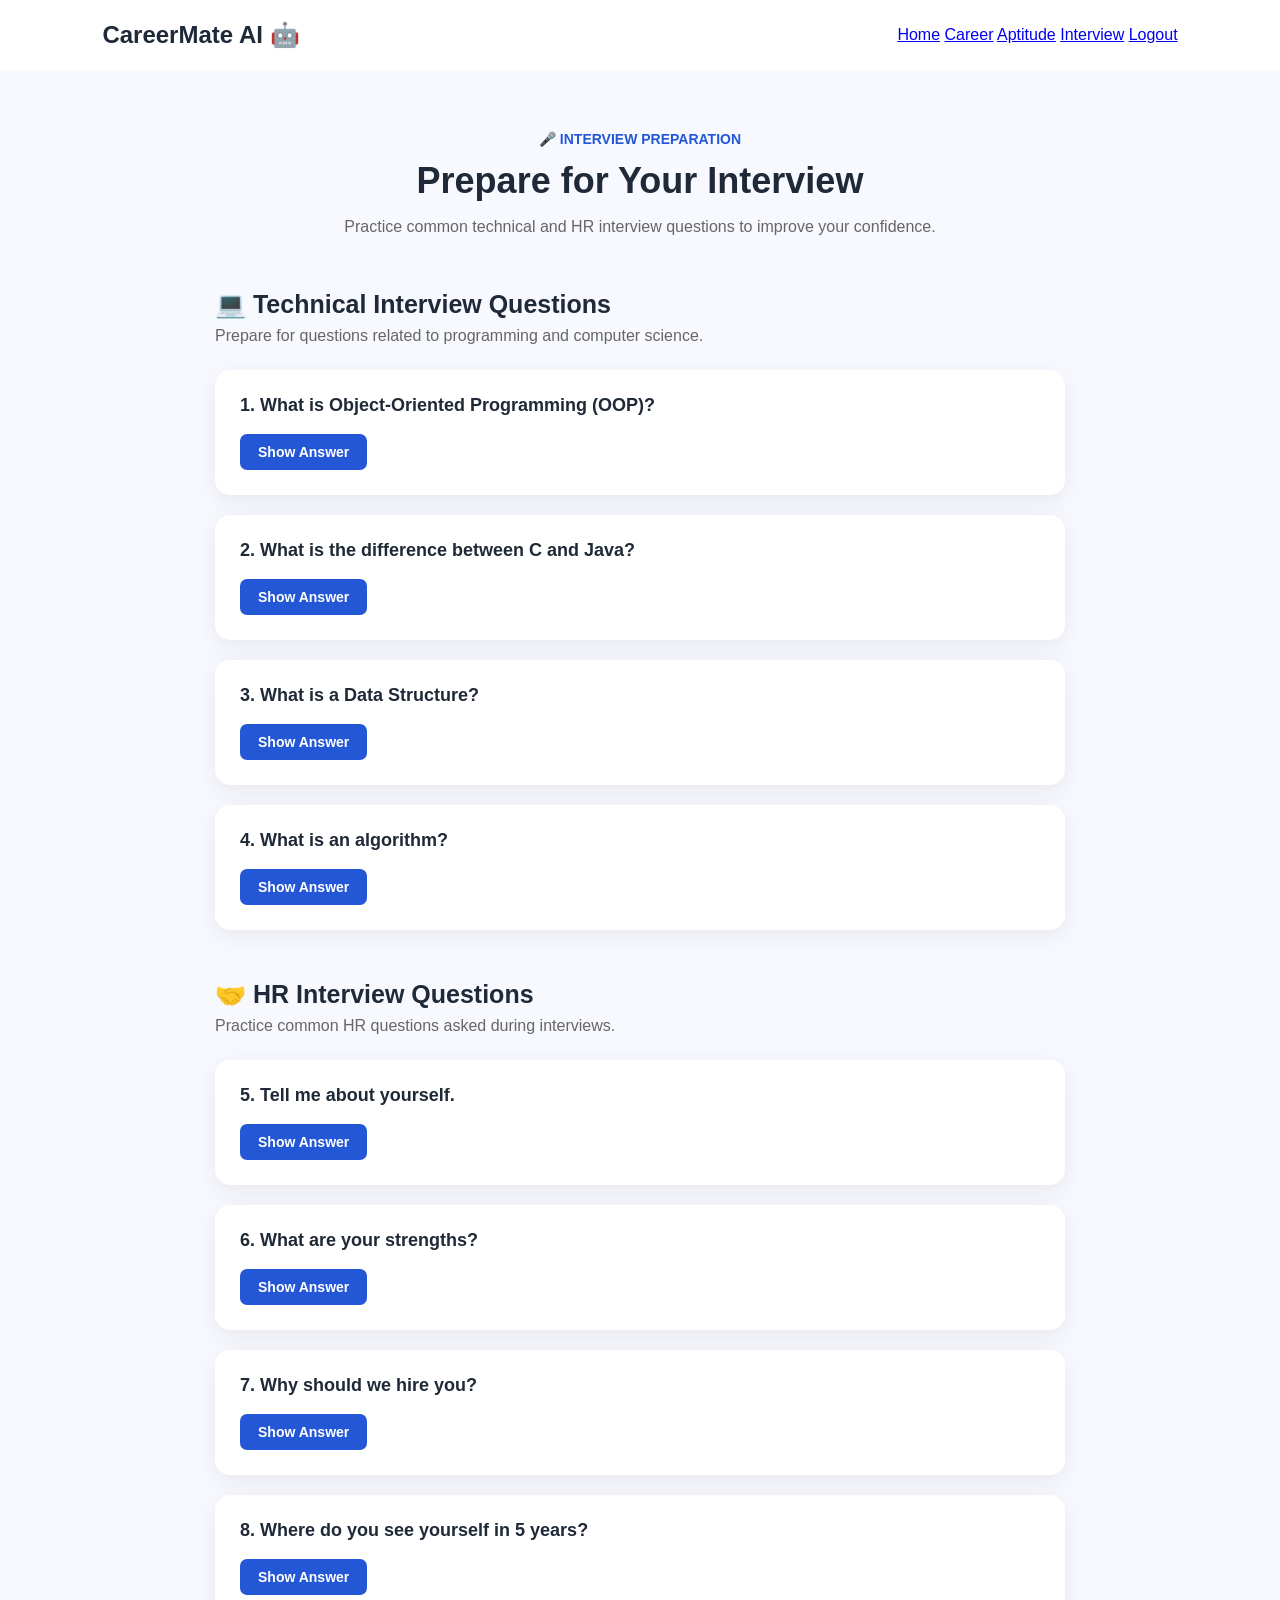
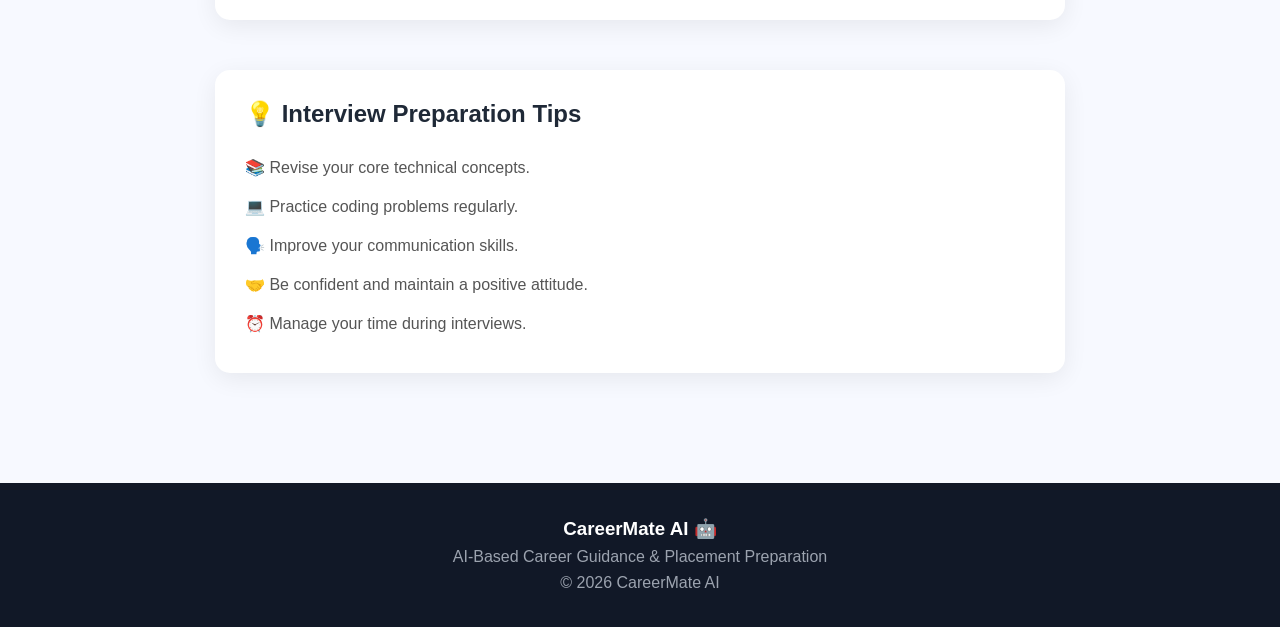
<file: interview.html>
<!DOCTYPE html>
<html lang="en">

<head>

    <meta charset="UTF-8">

    <meta name="viewport" content="width=device-width, initial-scale=1.0">

    <title>Interview Preparation - CareerMate AI</title>

    <link rel="stylesheet" href="css/style.css">

</head>

<body>


    <!-- NAVBAR -->

    <header class="navbar">

        <div class="logo">
            CareerMate AI 🤖
        </div>

        <nav>

            <a href="dashboard.html">Home</a>

            <a href="career.html">Career</a>

            <a href="aptitude.html">Aptitude</a>

            <a href="interview.html">Interview</a>

            <a href="login.html" class="nav-btn">Logout</a>

        </nav>

    </header>



    <!-- INTERVIEW PAGE -->

    <section class="interview-page">


        <!-- PAGE HEADING -->

        <div class="page-heading">

            <span>🎤 INTERVIEW PREPARATION</span>

            <h1>Prepare for Your Interview</h1>

            <p>
                Practice common technical and HR interview questions
                to improve your confidence.
            </p>

        </div>



        <!-- TECHNICAL INTERVIEW -->

        <div class="interview-section">

            <h2>💻 Technical Interview Questions</h2>

            <p class="section-description">
                Prepare for questions related to programming and computer science.
            </p>


            <div class="interview-card">

                <h3>
                    1. What is Object-Oriented Programming (OOP)?
                </h3>

                <button onclick="showAnswer('answer1')">
                    Show Answer
                </button>

                <p id="answer1" class="answer">
                    OOP is a programming approach based on objects and classes.
                    The main concepts are Encapsulation, Inheritance,
                    Polymorphism and Abstraction.
                </p>

            </div>



            <div class="interview-card">

                <h3>
                    2. What is the difference between C and Java?
                </h3>

                <button onclick="showAnswer('answer2')">
                    Show Answer
                </button>

                <p id="answer2" class="answer">
                    C is mainly a procedural programming language,
                    while Java is an object-oriented programming language
                    that runs on the Java Virtual Machine (JVM).
                </p>

            </div>



            <div class="interview-card">

                <h3>
                    3. What is a Data Structure?
                </h3>

                <button onclick="showAnswer('answer3')">
                    Show Answer
                </button>

                <p id="answer3" class="answer">
                    A data structure is a way of organizing and storing data
                    so that it can be accessed and processed efficiently.
                    Examples include arrays, stacks, queues and linked lists.
                </p>

            </div>



            <div class="interview-card">

                <h3>
                    4. What is an algorithm?
                </h3>

                <button onclick="showAnswer('answer4')">
                    Show Answer
                </button>

                <p id="answer4" class="answer">
                    An algorithm is a step-by-step procedure used to solve
                    a particular problem or perform a specific task.
                </p>

            </div>

        </div>



        <!-- HR INTERVIEW -->

        <div class="interview-section">

            <h2>🤝 HR Interview Questions</h2>

            <p class="section-description">
                Practice common HR questions asked during interviews.
            </p>


            <div class="interview-card">

                <h3>
                    5. Tell me about yourself.
                </h3>

                <button onclick="showAnswer('answer5')">
                    Show Answer
                </button>

                <p id="answer5" class="answer">
                    Give a short introduction about yourself, your education,
                    technical skills, projects and career interests.
                    Keep your answer clear and confident.
                </p>

            </div>



            <div class="interview-card">

                <h3>
                    6. What are your strengths?
                </h3>

                <button onclick="showAnswer('answer6')">
                    Show Answer
                </button>

                <p id="answer6" class="answer">
                    Mention 2 or 3 genuine strengths such as problem solving,
                    programming skills, communication, teamwork or willingness
                    to learn.
                </p>

            </div>



            <div class="interview-card">

                <h3>
                    7. Why should we hire you?
                </h3>

                <button onclick="showAnswer('answer7')">
                    Show Answer
                </button>

                <p id="answer7" class="answer">
                    Explain how your skills, learning attitude, teamwork
                    and ability to contribute can make you a good fit
                    for the organization.
                </p>

            </div>



            <div class="interview-card">

                <h3>
                    8. Where do you see yourself in 5 years?
                </h3>

                <button onclick="showAnswer('answer8')">
                    Show Answer
                </button>

                <p id="answer8" class="answer">
                    Talk about developing your technical skills,
                    gaining professional experience and taking greater
                    responsibilities in your career.
                </p>

            </div>

        </div>



        <!-- INTERVIEW TIPS -->

        <div class="interview-tips">

            <h2>💡 Interview Preparation Tips</h2>

            <ul>

                <li>📚 Revise your core technical concepts.</li>

                <li>💻 Practice coding problems regularly.</li>

                <li>🗣️ Improve your communication skills.</li>

                <li>🤝 Be confident and maintain a positive attitude.</li>

                <li>⏰ Manage your time during interviews.</li>

            </ul>

        </div>


    </section>



    <!-- FOOTER -->

    <footer>

        <h3>
            CareerMate AI 🤖
        </h3>

        <p>
            AI-Based Career Guidance & Placement Preparation
        </p>

        <p>
            © 2026 CareerMate AI
        </p>

    </footer>



    <!-- JAVASCRIPT -->

    <script>

        function showAnswer(answerId) {

            const answer =
                document.getElementById(answerId);

            if (answer.style.display === "block") {

                answer.style.display = "none";

            }
            else {

                answer.style.display = "block";

            }

        }

    </script>


</body>

</html>
</file>
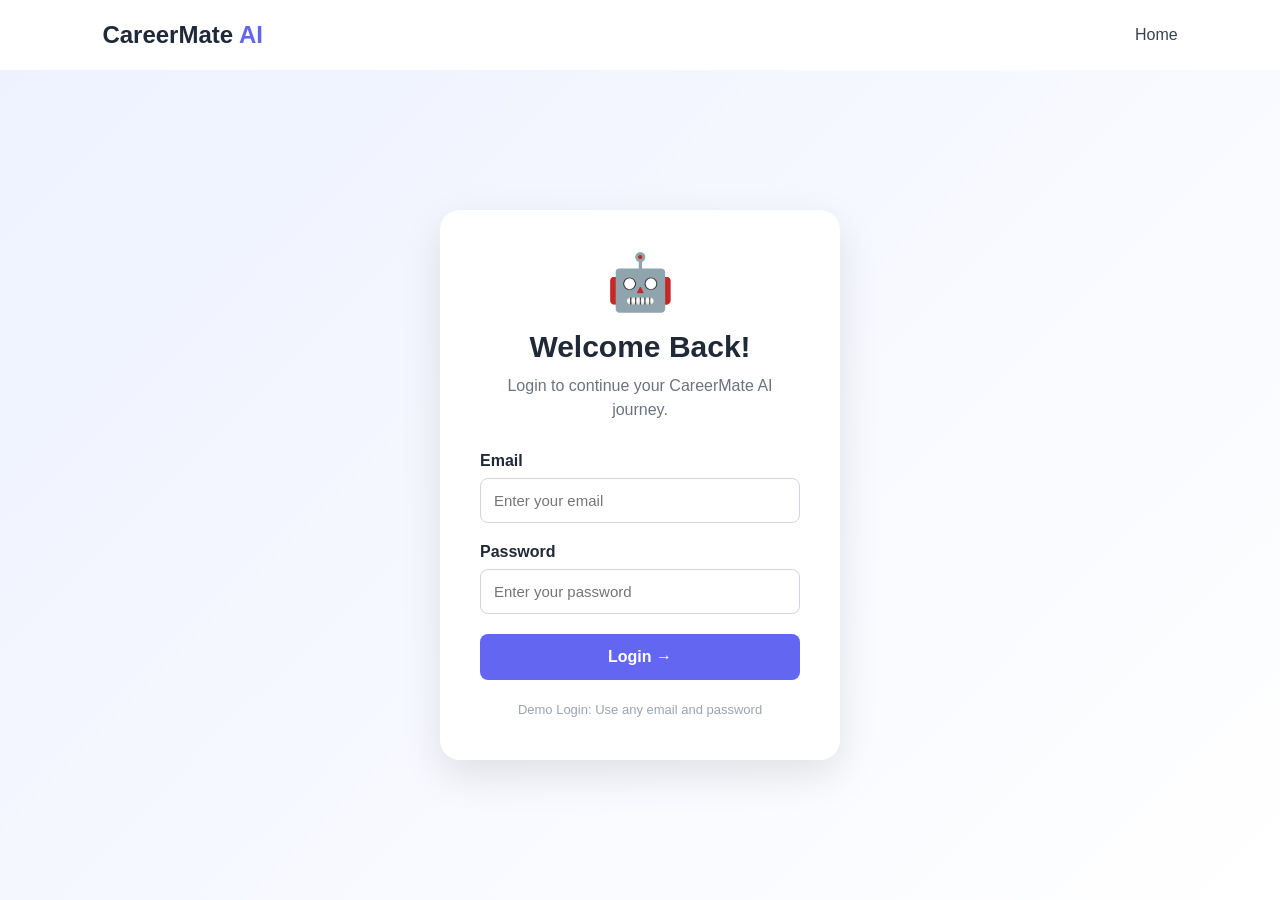
<file: login.html>
<!DOCTYPE html>
<html lang="en">

<head>

    <meta charset="UTF-8">

    <meta name="viewport"
          content="width=device-width, initial-scale=1.0">

    <title>Login - CareerMate AI</title>

    <link rel="stylesheet"
          href="css/style.css">

</head>


<body>


    <!-- Navigation -->

    <nav class="navbar">

        <div class="logo">
            CareerMate <span>AI</span>
        </div>

        <div class="nav-links">

            <a href="index.html">
                Home
            </a>

        </div>

    </nav>



    <!-- Login Section -->

    <section class="login-section">


        <div class="login-card">


            <div class="login-icon">
                🤖
            </div>


            <h1>
                Welcome Back!
            </h1>


            <p>
                Login to continue your CareerMate AI journey.
            </p>



            <!-- Login Form -->

            <form id="loginForm">


                <div class="form-group">

                    <label>
                        Email
                    </label>

                    <input
                        type="email"
                        id="email"
                        placeholder="Enter your email"
                        required
                    >

                </div>



                <div class="form-group">

                    <label>
                        Password
                    </label>

                    <input
                        type="password"
                        id="password"
                        placeholder="Enter your password"
                        required
                    >

                </div>



                <button
                    type="submit"
                    class="login-submit">

                    Login →

                </button>


            </form>


            <p class="demo-text">

                Demo Login: Use any email and password

            </p>


        </div>


    </section>



    <script src="js/login.js"></script>

</body>

</html>
</file>
<file: css/style.css>
* {
    margin: 0;
    padding: 0;
    box-sizing: border-box;
}

body {
    font-family: Arial, sans-serif;
    background: #f7f8fc;
    color: #1f2937;
}


/* =========================
   NAVBAR
========================= */

.navbar {
    height: 70px;
    padding: 0 8%;

    display: flex;
    justify-content: space-between;
    align-items: center;

    background: white;

    box-shadow: 0 2px 10px rgba(0, 0, 0, 0.05);
}

.logo {
    font-size: 24px;
    font-weight: bold;
}

.logo span {
    color: #6366f1;
}

.nav-links {
    display: flex;
    align-items: center;
    gap: 30px;
}

.nav-links a {
    text-decoration: none;
    color: #374151;
    font-weight: 500;
}

.login-btn {
    background: #6366f1;
    color: white !important;

    padding: 10px 22px;

    border-radius: 8px;
}


/* =========================
   HERO
========================= */

.hero {
    min-height: 560px;

    padding: 70px 8%;

    display: flex;
    justify-content: space-between;
    align-items: center;

    gap: 50px;

    background: linear-gradient(
        135deg,
        #eef2ff,
        #ffffff
    );
}

.hero-content {
    max-width: 650px;
}

.small-title {
    color: #6366f1;

    font-size: 14px;

    font-weight: bold;

    margin-bottom: 20px;
}

.hero h1 {
    font-size: 52px;

    line-height: 1.15;

    margin-bottom: 25px;
}

.hero h1 span {
    color: #6366f1;
}

.hero-content > p {
    font-size: 18px;

    line-height: 1.7;

    color: #6b7280;

    margin-bottom: 30px;
}


/* =========================
   BUTTONS
========================= */

.hero-buttons {
    display: flex;

    gap: 15px;
}

.primary-btn,
.secondary-btn {
    text-decoration: none;

    padding: 14px 24px;

    border-radius: 8px;

    font-weight: bold;
}

.primary-btn {
    background: #6366f1;

    color: white;
}

.secondary-btn {
    border: 1px solid #6366f1;

    color: #6366f1;
}


/* =========================
   HERO CARD
========================= */

.hero-card {
    width: 320px;

    padding: 40px 25px;

    text-align: center;

    background: white;

    border-radius: 20px;

    box-shadow:
        0 15px 40px rgba(0, 0, 0, 0.1);
}

.robot {
    font-size: 70px;

    margin-bottom: 20px;
}

.hero-card h2 {
    margin-bottom: 10px;
}

.hero-card p {
    color: #6b7280;

    margin-bottom: 30px;
}

.stats {
    display: flex;

    justify-content: space-around;

    border-top: 1px solid #eee;

    padding-top: 20px;
}

.stats strong {
    display: block;

    font-size: 24px;

    color: #6366f1;
}

.stats small {
    color: #6b7280;
}


/* =========================
   FEATURES
========================= */

.features {
    padding: 80px 8%;

    background: white;
}

.section-title {
    text-align: center;

    margin-bottom: 50px;
}

.section-title p {
    color: #6366f1;

    font-weight: bold;

    font-size: 14px;
}

.section-title h2 {
    font-size: 36px;

    margin: 10px 0;
}

.section-title span {
    color: #6b7280;
}

.feature-container {
    display: grid;

    grid-template-columns:
        repeat(3, 1fr);

    gap: 25px;
}

.feature-card {
    padding: 30px;

    border: 1px solid #e5e7eb;

    border-radius: 15px;

    transition: 0.3s;
}

.feature-card:hover {
    transform: translateY(-5px);

    box-shadow:
        0 10px 25px rgba(0, 0, 0, 0.08);
}

.feature-icon {
    font-size: 40px;

    margin-bottom: 20px;
}

.feature-card h3 {
    font-size: 21px;

    margin-bottom: 12px;
}

.feature-card p {
    color: #6b7280;

    line-height: 1.6;

    margin-bottom: 20px;
}

.feature-card a {
    color: #6366f1;

    text-decoration: none;

    font-weight: bold;
}


/* =========================
   FOOTER
========================= */

footer {
    padding: 35px;

    text-align: center;

    background: #111827;

    color: white;
}

footer p {
    color: #9ca3af;

    margin-top: 8px;
}


/* =========================
   MOBILE
========================= */

@media (max-width: 800px) {

    .hero {
        flex-direction: column;

        text-align: center;
    }

    .hero-buttons {
        justify-content: center;
    }

    .hero h1 {
        font-size: 38px;
    }

    .feature-container {
        grid-template-columns: 1fr;
    }

}

/* =========================
   LOGIN PAGE
========================= */

.login-section {

    min-height: calc(100vh - 70px);

    display: flex;

    justify-content: center;

    align-items: center;

    padding: 40px 20px;

    background: linear-gradient(
        135deg,
        #eef2ff,
        #ffffff
    );
}


.login-card {

    width: 400px;

    padding: 40px;

    background: white;

    border-radius: 20px;

    box-shadow:
        0 15px 40px rgba(0, 0, 0, 0.1);

    text-align: center;
}


.login-icon {

    font-size: 55px;

    margin-bottom: 15px;
}


.login-card h1 {

    font-size: 30px;

    margin-bottom: 10px;
}


.login-card > p {

    color: #6b7280;

    margin-bottom: 30px;

    line-height: 1.5;
}


.form-group {

    text-align: left;

    margin-bottom: 20px;
}


.form-group label {

    display: block;

    font-weight: bold;

    margin-bottom: 8px;
}


.form-group input {

    width: 100%;

    padding: 13px;

    border: 1px solid #d1d5db;

    border-radius: 8px;

    font-size: 15px;

    outline: none;
}


.form-group input:focus {

    border-color: #6366f1;

    box-shadow:
        0 0 0 3px rgba(99, 102, 241, 0.1);
}


.login-submit {

    width: 100%;

    padding: 14px;

    border: none;

    border-radius: 8px;

    background: #6366f1;

    color: white;

    font-size: 16px;

    font-weight: bold;

    cursor: pointer;
}


.login-submit:hover {

    background: #4f46e5;
}


.demo-text {

    font-size: 13px;

    color: #9ca3af !important;

    margin-top: 20px !important;

    margin-bottom: 0 !important;
}

/* =========================
   DASHBOARD
========================= */

.dashboard {

    min-height: calc(100vh - 70px);

    padding: 60px 8%;

    background: #f7f9ff;
}


/* Welcome */

.dashboard-welcome {

    background: linear-gradient(
        135deg,
        #eef2ff,
        #ffffff
    );

    padding: 40px;

    border-radius: 20px;

    margin-bottom: 40px;

    box-shadow:
        0 10px 30px rgba(0, 0, 0, 0.06);
}


.small-title {

    color: #315dcc;

    font-size: 14px;

    font-weight: bold;

    margin-bottom: 12px;
}


.dashboard-welcome h1 {

    font-size: 34px;

    margin-bottom: 12px;

    color: #111827;
}


.dashboard-welcome p {

    color: #6b7280;

    line-height: 1.6;
}



/* Dashboard Cards */

.dashboard-cards {

    display: grid;

    grid-template-columns:
        repeat(3, 1fr);

    gap: 25px;

    margin-bottom: 40px;
}


.dashboard-card {

    background: white;

    padding: 30px;

    border-radius: 18px;

    box-shadow:
        0 8px 25px rgba(0, 0, 0, 0.07);

    transition: 0.3s;
}


.dashboard-card:hover {

    transform: translateY(-5px);

    box-shadow:
        0 15px 35px rgba(0, 0, 0, 0.1);
}


.card-icon {

    font-size: 40px;

    margin-bottom: 15px;
}


.dashboard-card h2 {

    font-size: 21px;

    margin-bottom: 12px;
}


.dashboard-card p {

    color: #6b7280;

    line-height: 1.6;

    min-height: 75px;
}


.dashboard-button {

    display: inline-block;

    margin-top: 15px;

    padding: 11px 18px;

    background: #315dcc;

    color: white;

    text-decoration: none;

    border-radius: 7px;

    font-weight: bold;

    font-size: 14px;
}


.dashboard-button:hover {

    background: #2349a8;
}



/* Progress Section */

.progress-section {

    background: white;

    padding: 35px;

    border-radius: 18px;

    box-shadow:
        0 8px 25px rgba(0, 0, 0, 0.06);
}


.progress-section h2 {

    margin-bottom: 8px;
}


.progress-section > p {

    color: #6b7280;

    margin-bottom: 30px;
}


.progress-item {

    margin-bottom: 25px;
}


.progress-heading {

    display: flex;

    justify-content: space-between;

    margin-bottom: 8px;

    font-weight: bold;

    font-size: 14px;
}


.progress-bar {

    width: 100%;

    height: 10px;

    background: #e5e7eb;

    border-radius: 10px;

    overflow: hidden;
}


.progress-fill {

    height: 100%;

    background: #315dcc;

    border-radius: 10px;
}



/* Logout Button */

.logout-btn {

    background: #315dcc;

    color: white !important;

    padding: 8px 15px;

    border-radius: 6px;
}



/* Mobile */

@media (max-width: 800px) {

    .dashboard-cards {

        grid-template-columns: 1fr;

    }

    .dashboard-welcome h1 {

        font-size: 27px;

    }

    .dashboard {

        padding: 40px 5%;

    }

}

/* ============================= */
/* CAREER GUIDANCE PAGE */
/* ============================= */

.career-page {
    min-height: 80vh;
    padding: 60px 8%;
    background: #f7f9ff;
}

.page-heading {
    text-align: center;
    margin-bottom: 35px;
}

.page-heading span {
    color: #2457d6;
    font-size: 14px;
    font-weight: bold;
}

.page-heading h1 {
    font-size: 36px;
    margin: 12px 0;
}

.page-heading p {
    color: #666;
    max-width: 650px;
    margin: auto;
    line-height: 1.6;
}


/* Career Card */

.career-card {
    max-width: 600px;
    margin: auto;
    background: white;
    padding: 35px;
    border-radius: 18px;
    box-shadow: 0 8px 30px rgba(0, 0, 0, 0.08);
}

.career-card h2 {
    text-align: center;
    margin-bottom: 5px;
}

.card-subtitle {
    text-align: center;
    color: #777;
    margin-bottom: 25px;
}

.career-card label {
    display: block;
    margin-top: 18px;
    margin-bottom: 7px;
    font-weight: 600;
}

.career-card select {
    width: 100%;
    padding: 13px;
    border: 1px solid #ddd;
    border-radius: 8px;
    font-size: 15px;
    background: white;
}

.career-card button {
    width: 100%;
    margin-top: 28px;
    padding: 14px;
    border: none;
    border-radius: 8px;
    background: #2457d6;
    color: white;
    font-size: 16px;
    font-weight: bold;
    cursor: pointer;
}

.career-card button:hover {
    background: #1743ad;
}


/* Result */

.career-result {
    max-width: 600px;
    margin: 30px auto 0;
}

.result-card {
    background: white;
    padding: 30px;
    border-radius: 18px;
    text-align: center;
    box-shadow: 0 8px 30px rgba(0, 0, 0, 0.08);
}

.result-card span {
    color: #2457d6;
    font-size: 13px;
    font-weight: bold;
}

.result-card h2 {
    margin: 15px 0;
}

.result-card p {
    color: #666;
    line-height: 1.6;
}

.recommendation {
    margin-top: 20px;
    padding: 12px;
    border-radius: 8px;
    background: #eef4ff;
}

.error-message {
    background: #fff1f1;
    padding: 15px;
    border-radius: 8px;
    text-align: center;
}


/* ============================= */
/* APTITUDE PRACTICE PAGE */
/* ============================= */

.aptitude-page {
    min-height: 80vh;
    padding: 60px 8%;
    background: #f7f9ff;
}

.aptitude-card {
    max-width: 750px;
    margin: 35px auto;
    background: white;
    padding: 35px;
    border-radius: 18px;
    box-shadow: 0 8px 30px rgba(0, 0, 0, 0.08);
}

.question {
    padding: 22px;
    margin-bottom: 25px;
    border: 1px solid #e5e5e5;
    border-radius: 12px;
    background: #ffffff;
}

.question h3 {
    margin-bottom: 18px;
    color: #222;
    line-height: 1.5;
}

.question label {
    display: block;
    padding: 12px;
    margin: 8px 0;
    border-radius: 8px;
    background: #f7f9ff;
    cursor: pointer;
    transition: 0.2s;
}

.question label:hover {
    background: #eef4ff;
}

.question input {
    margin-right: 10px;
}

.aptitude-card button {
    width: 100%;
    margin-top: 10px;
    padding: 15px;
    border: none;
    border-radius: 8px;
    background: #2457d6;
    color: white;
    font-size: 16px;
    font-weight: bold;
    cursor: pointer;
}

.aptitude-card button:hover {
    background: #1743ad;
}

#aptitudeResult {
    margin-top: 30px;
}

.aptitude-result {
    padding: 30px;
    text-align: center;
    background: #eef4ff;
    border-radius: 15px;
}

.aptitude-result h2 {
    margin-bottom: 15px;
}

.aptitude-result h1 {
    font-size: 42px;
    margin: 15px 0;
}

/* APTITUDE TIMER */

.timer {
    width: fit-content;
    margin: 25px auto;
    padding: 12px 25px;
    background: white;
    border-radius: 10px;
    box-shadow: 0 5px 20px rgba(0, 0, 0, 0.08);
    font-size: 17px;
    font-weight: bold;
}

#timer {
    color: #2457d6;
    margin-left: 5px;
}


/* INTERVIEW PREPARATION PAGE */

.interview-page {
    min-height: 80vh;
    padding: 60px 8%;
    background: #f7f9ff;
}

.interview-section {
    max-width: 850px;
    margin: 50px auto;
}

.interview-section h2 {
    margin-bottom: 8px;
    font-size: 25px;
}

.section-description {
    color: #666;
    margin-bottom: 25px;
}

.interview-card {
    background: white;
    padding: 25px;
    margin-bottom: 20px;
    border-radius: 15px;
    box-shadow: 0 6px 25px rgba(0, 0, 0, 0.07);
}

.interview-card h3 {
    margin-bottom: 18px;
    font-size: 18px;
}

.interview-card button {
    padding: 10px 18px;
    border: none;
    border-radius: 7px;
    background: #2457d6;
    color: white;
    font-size: 14px;
    font-weight: bold;
    cursor: pointer;
}

.interview-card button:hover {
    background: #1743ad;
}

.answer {
    display: none;
    margin-top: 18px;
    padding: 15px;
    background: #eef4ff;
    border-radius: 8px;
    color: #555;
    line-height: 1.6;
}

.interview-tips {
    max-width: 850px;
    margin: 50px auto;
    background: white;
    padding: 30px;
    border-radius: 15px;
    box-shadow: 0 6px 25px rgba(0, 0, 0, 0.07);
}

.interview-tips h2 {
    margin-bottom: 20px;
}

.interview-tips ul {
    list-style: none;
    padding: 0;
}

.interview-tips li {
    padding: 10px 0;
    color: #555;
}


/* DASHBOARD PAGE */

.dashboard-page {
    min-height: 80vh;
    padding: 60px 8%;
    background: #f7f9ff;
}

.dashboard-heading {
    text-align: center;
    margin-bottom: 45px;
}

.dashboard-heading span {
    color: #2457d6;
    font-size: 14px;
    font-weight: bold;
}

.dashboard-heading h1 {
    font-size: 36px;
    margin: 12px 0;
}

.dashboard-heading p {
    color: #666;
    line-height: 1.6;
}


/* DASHBOARD CARDS */

.dashboard-cards {
    max-width: 1100px;
    margin: auto;
    display: grid;
    grid-template-columns: repeat(3, 1fr);
    gap: 25px;
}

.dashboard-card {
    background: white;
    padding: 30px;
    border-radius: 18px;
    box-shadow: 0 8px 30px rgba(0, 0, 0, 0.08);
    text-align: center;
}

.card-icon {
    font-size: 40px;
    margin-bottom: 15px;
}

.dashboard-card h2 {
    margin-bottom: 12px;
}

.dashboard-card p {
    color: #666;
    line-height: 1.6;
    min-height: 75px;
}

.dashboard-card a {
    display: inline-block;
    margin-top: 15px;
    padding: 11px 20px;
    background: #2457d6;
    color: white;
    text-decoration: none;
    border-radius: 8px;
    font-weight: bold;
}

.dashboard-card a:hover {
    background: #1743ad;
}


/* PROGRESS */

.progress-card {
    max-width: 900px;
    margin: 50px auto 0;
    padding: 30px;
    background: white;
    border-radius: 18px;
    box-shadow: 0 8px 30px rgba(0, 0, 0, 0.08);
}

.progress-card h2 {
    margin-bottom: 8px;
}

.progress-card p {
    color: #666;
}

.progress-bar {
    width: 100%;
    height: 20px;
    background: #e5e7eb;
    border-radius: 20px;
    margin-top: 25px;
    overflow: hidden;
}

.progress-fill {
    width: 60%;
    height: 100%;
    background: #2457d6;
    color: white;
    text-align: right;
    padding-right: 10px;
    line-height: 20px;
    font-size: 12px;
    font-weight: bold;
}

.progress-text {
    display: block;
    margin-top: 12px;
    color: #555;
}
</file>
